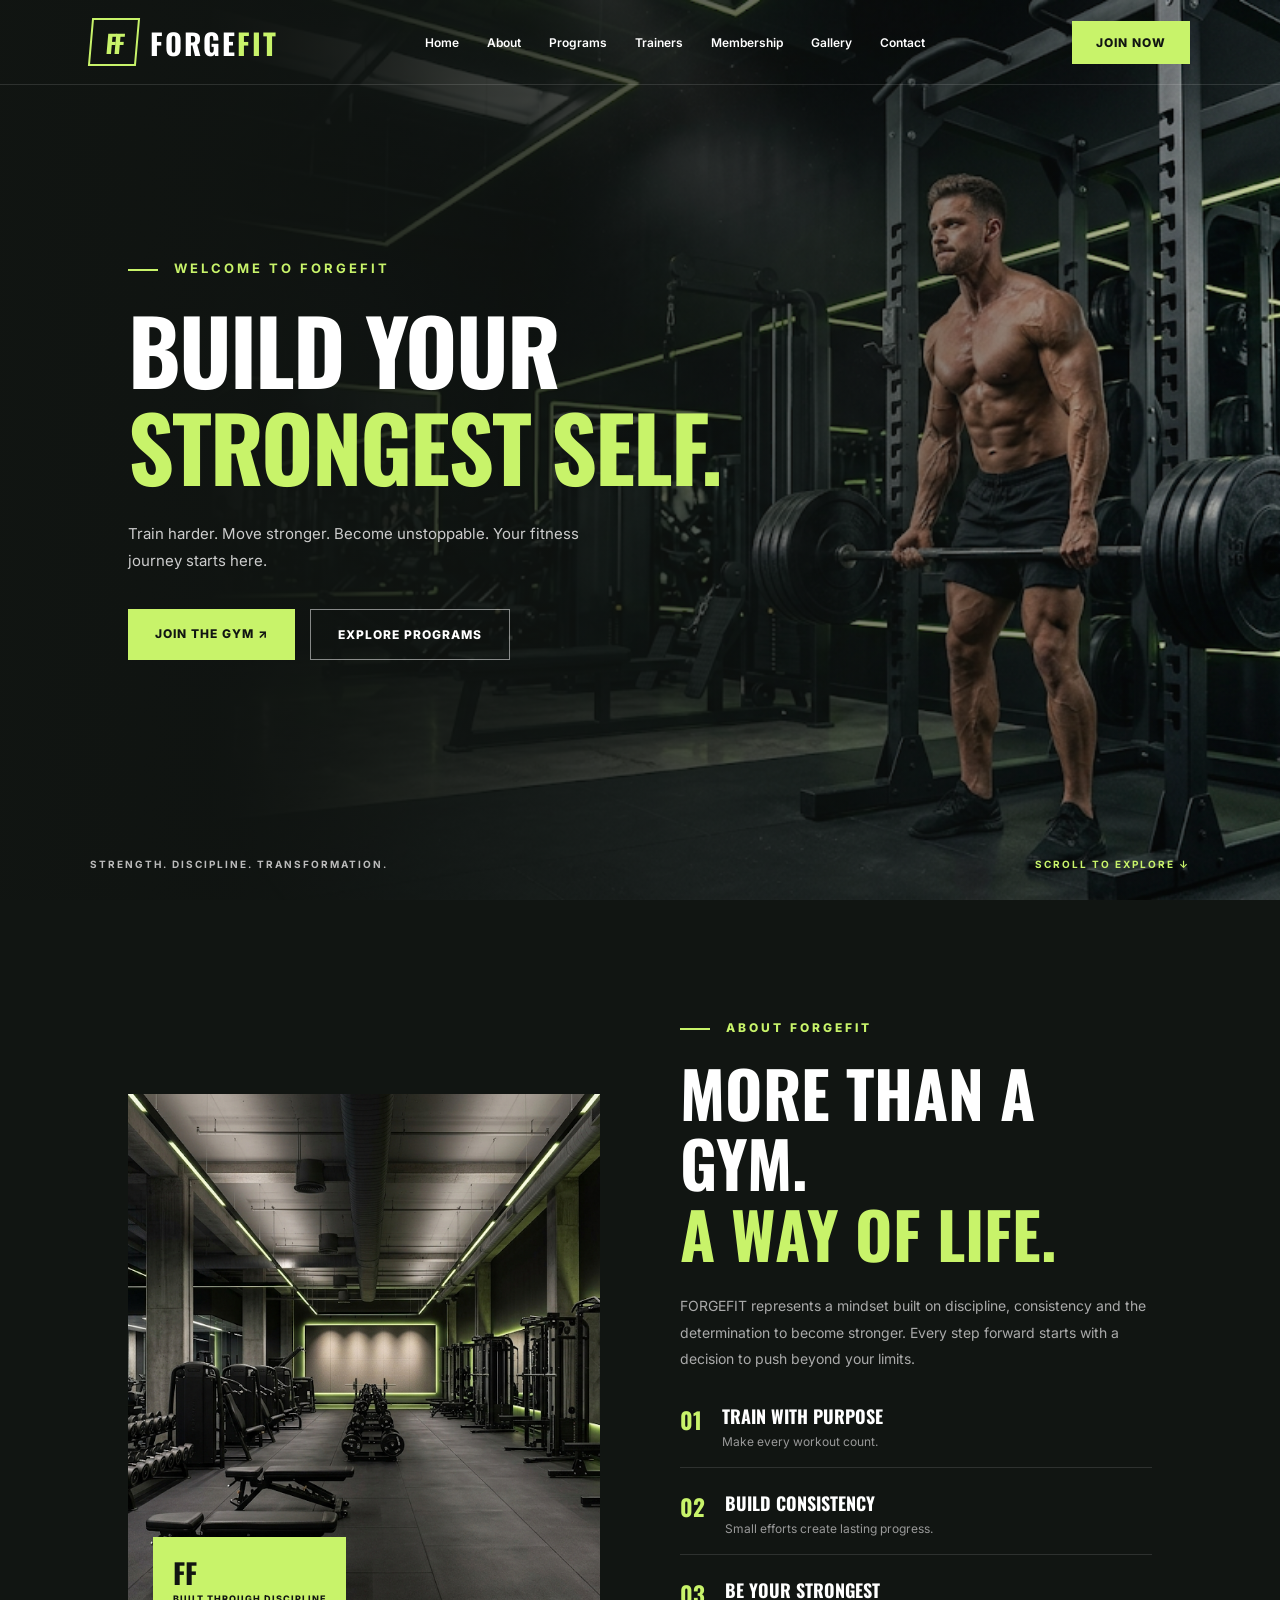
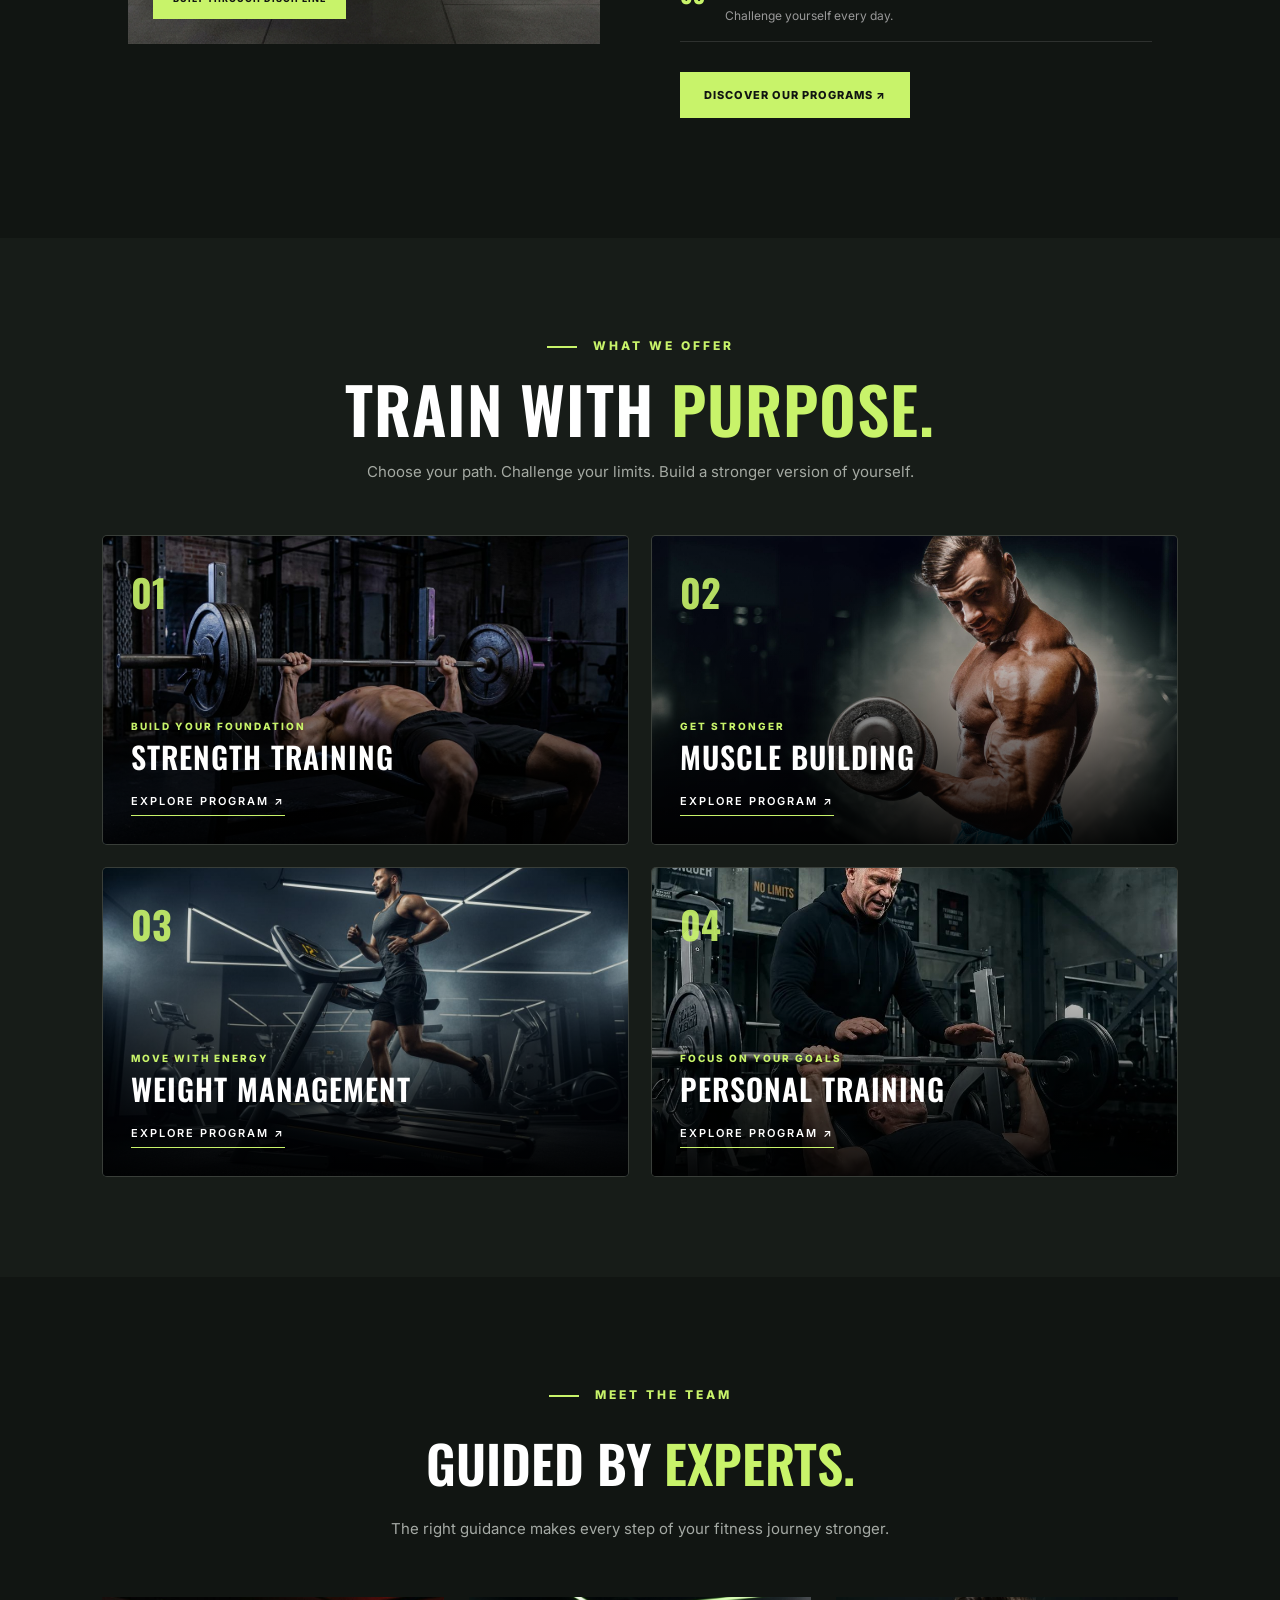
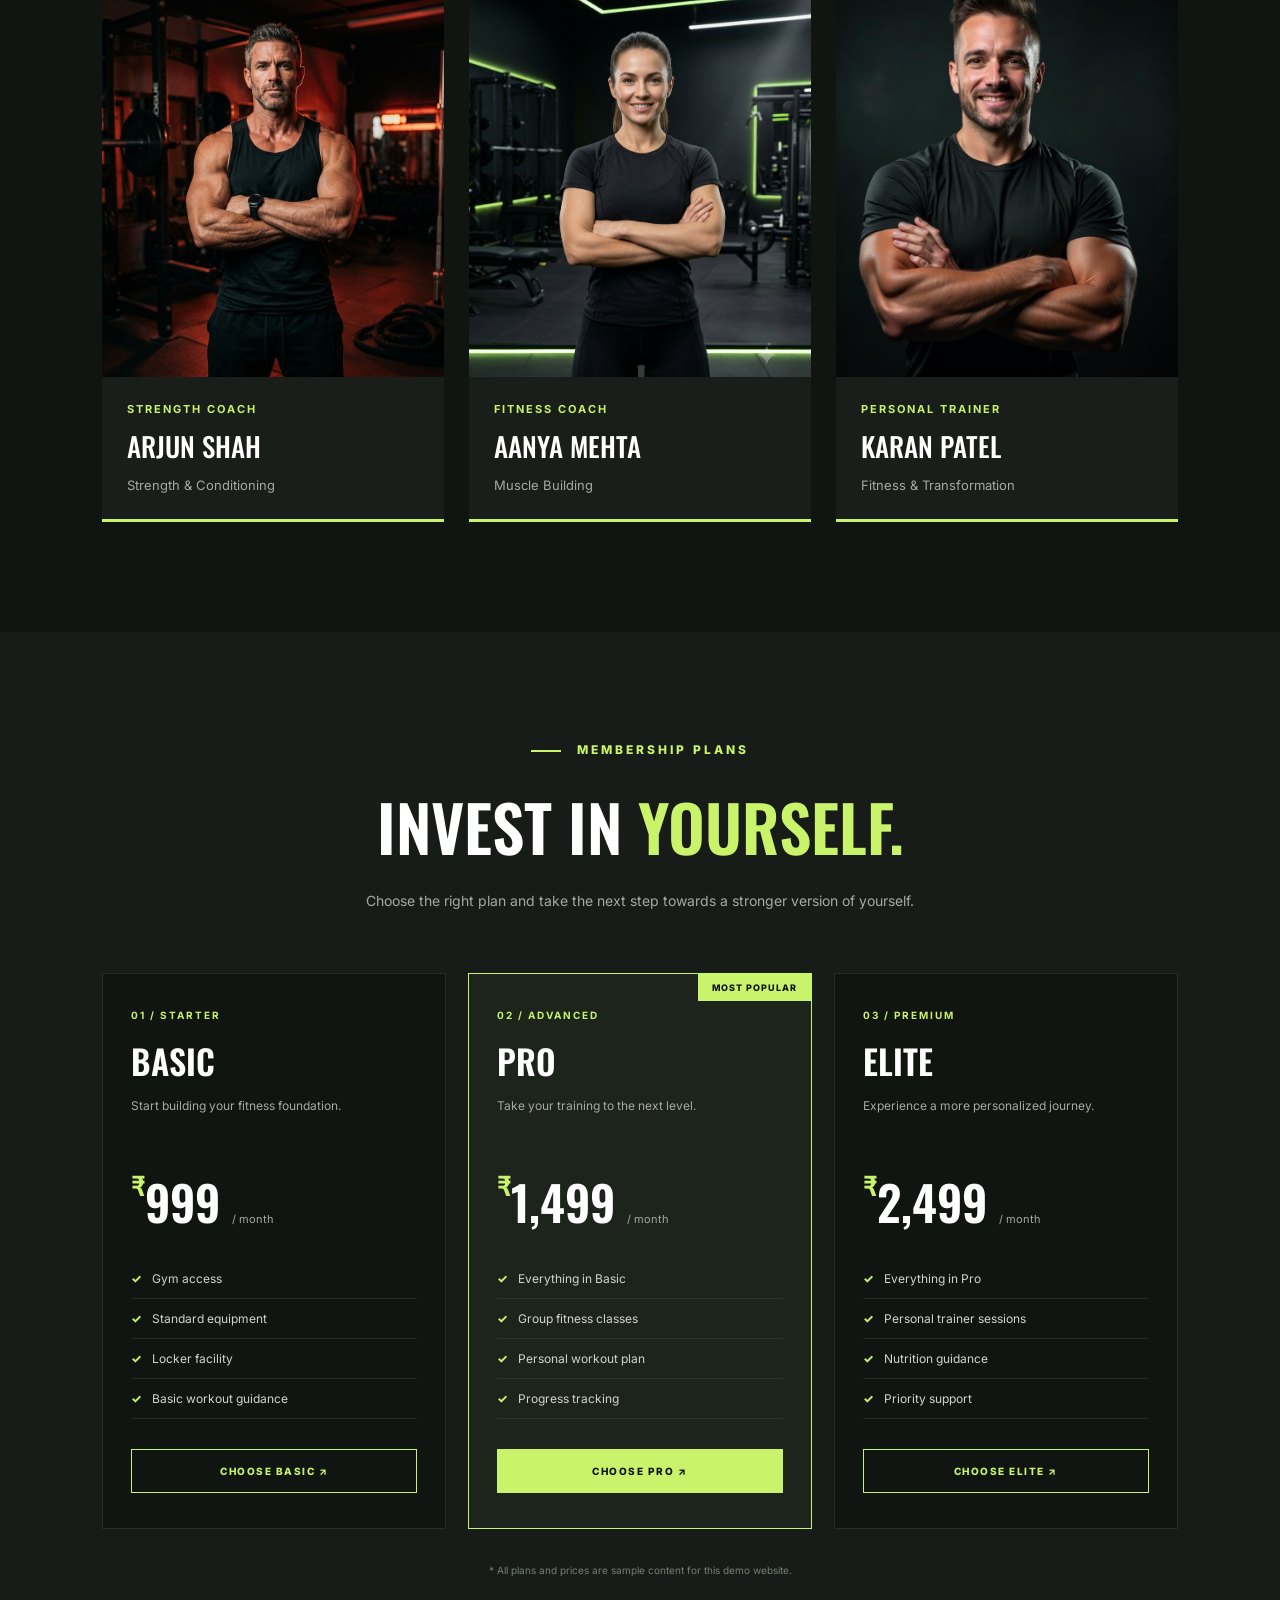
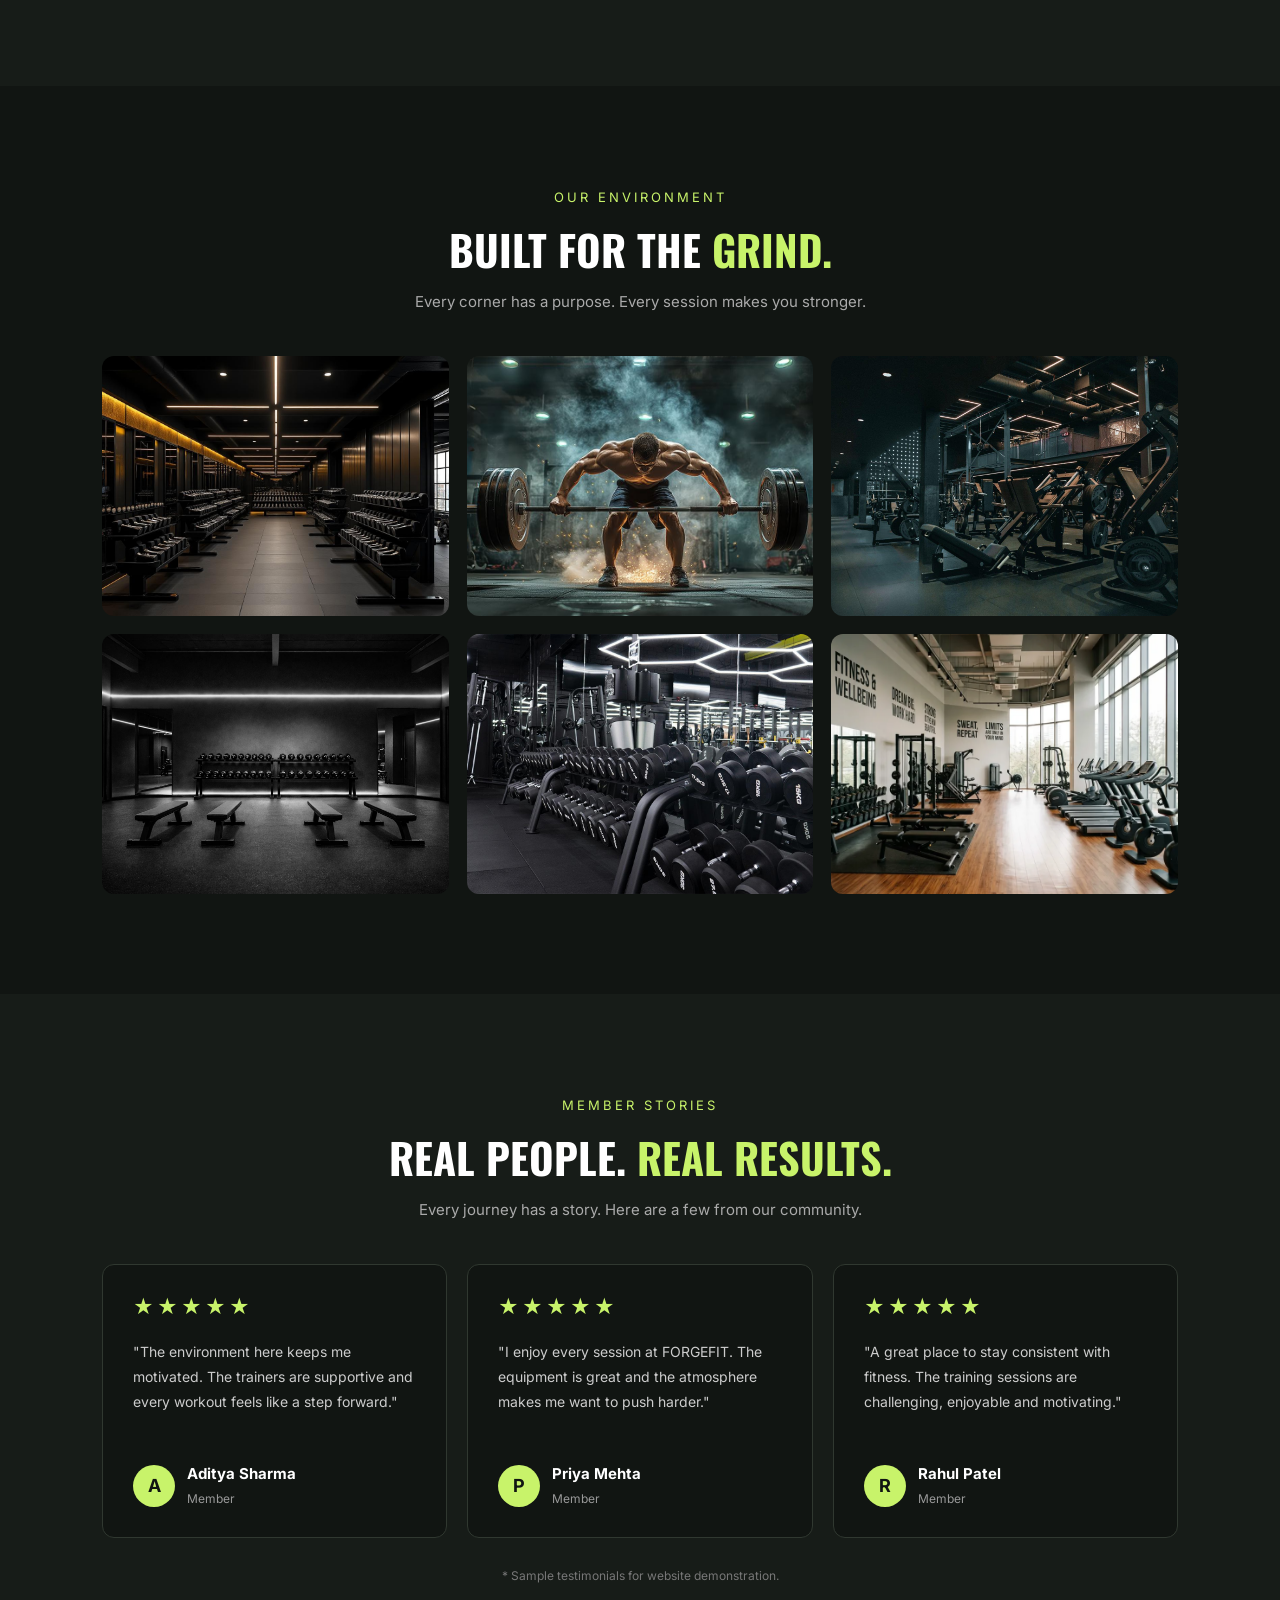
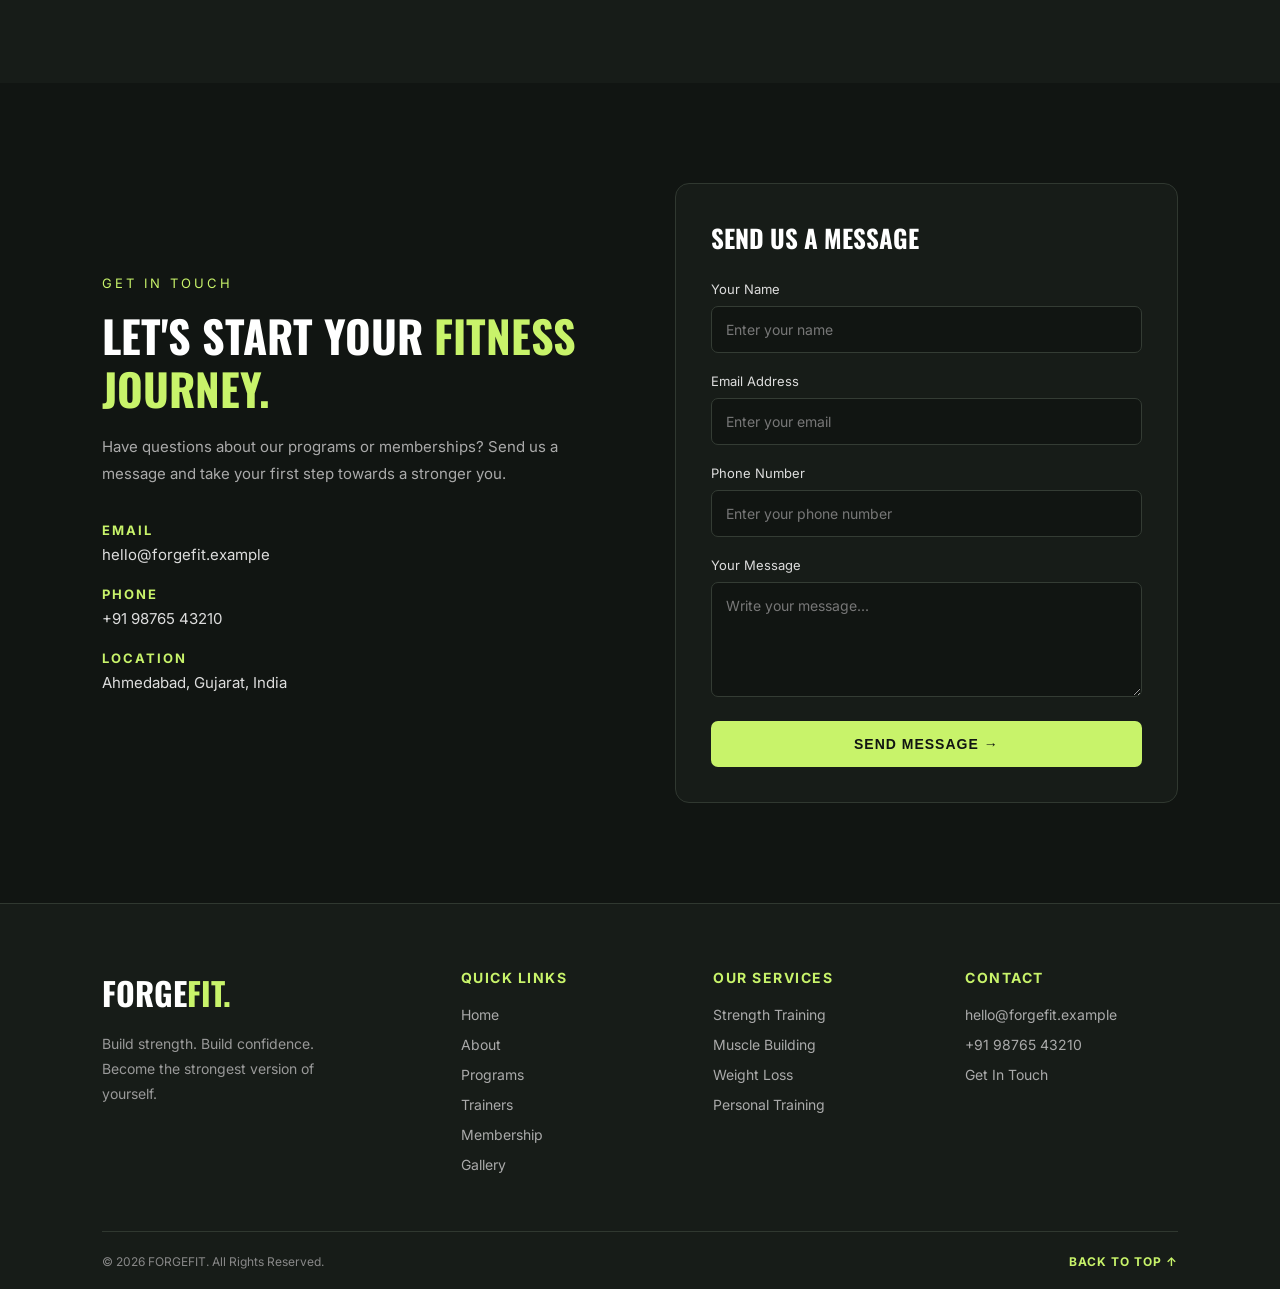
<file: index.html>
<!DOCTYPE html>
<html lang="en">
<head>
    <meta charset="UTF-8">
    <meta name="viewport" content="width=device-width, initial-scale=1.0">

    <title>FORGEFIT | Premium Fitness & Gym Training</title>

    <meta name="description" content="Discover FORGEFIT, your destination for strength training, muscle building, personal training and fitness. Build strength, discipline and confidence.">
<link rel="icon" type="image/png" href="favicon.png">
    <meta name="robots" content="index, follow">
<meta name="theme-color" content="#111512">

    <link rel="stylesheet" href="style.css">

    <link rel="preconnect" href="https://fonts.googleapis.com">
    <link rel="preconnect" href="https://fonts.gstatic.com" crossorigin>

    <link href="https://fonts.googleapis.com/css2?family=Inter:wght@400;500;600;700;800&family=Oswald:wght@400;500;600;700&display=swap" rel="stylesheet">
</head>

<body>

    <!-- NAVBAR -->
    <header class="navbar">

        <a href="#home" class="logo">
    <span class="logo-icon">FF</span>
    <span class="logo-text">FORGE<span>FIT</span></span>
</a>

        <nav class="nav-links" id="navLinks">
            <a href="#home">Home</a>
            <a href="#about">About</a>
            <a href="#programs">Programs</a>
            <a href="#trainers">Trainers</a>
            <a href="#membership">Membership</a>
            <a href="#gallery">Gallery</a>
            <a href="#contact">Contact</a>
        </nav>

        <a href="#membership" class="nav-button">
            JOIN NOW
        </a>

        <button class="menu-toggle" id="menuToggle" aria-label="Toggle navigation" aria-expanded="false">
            ☰
        </button>

    </header>


    <!-- HERO SECTION -->
    <section class="hero" id="home">

        <div class="hero-overlay"></div>

        <div class="hero-content">

            <p class="hero-label">
                <span></span> WELCOME TO FORGEFIT
            </p>

            <h1>
                BUILD YOUR<br>
                <span>STRONGEST SELF.</span>
            </h1>

            <p class="hero-description">
                Train harder. Move stronger. Become unstoppable.
                Your fitness journey starts here.
            </p>

            <div class="hero-buttons">

                <a href="#membership" class="primary-btn">
                    JOIN THE GYM ↗
                </a>

                <a href="#programs" class="secondary-btn">
                    EXPLORE PROGRAMS
                </a>

            </div>

        </div>

        <div class="hero-bottom">

            <p>STRENGTH. DISCIPLINE. TRANSFORMATION.</p>

            <a href="#about">SCROLL TO EXPLORE ↓</a>

        </div>

    </section>

    
<!-- ABOUT SECTION -->
<section class="about-section" id="about">

    <div class="about-image">
        <img src="images/about-gym.webp" alt="Modern gym training environment">
        <div class="about-image-label">
            <span>FF</span>
            <p>BUILT THROUGH DISCIPLINE</p>
        </div>
    </div>

    <div class="about-content">

        <p class="section-label">
            <span></span> ABOUT FORGEFIT
        </p>

        <h2>
            MORE THAN A GYM.
            <span>A WAY OF LIFE.</span>
        </h2>

        <p class="about-description">
            FORGEFIT represents a mindset built on discipline,
            consistency and the determination to become stronger.
            Every step forward starts with a decision to push
            beyond your limits.
        </p>

        <div class="about-features">
            <div class="about-feature">
                <span>01</span>
                <div>
                    <h3>TRAIN WITH PURPOSE</h3>
                    <p>Make every workout count.</p>
                </div>
            </div>

            <div class="about-feature">
                <span>02</span>
                <div>
                    <h3>BUILD CONSISTENCY</h3>
                    <p>Small efforts create lasting progress.</p>
                </div>
            </div>

            <div class="about-feature">
                <span>03</span>
                <div>
                    <h3>BE YOUR STRONGEST</h3>
                    <p>Challenge yourself every day.</p>
                </div>
            </div>
        </div>

        <a href="#programs" class="about-button">
            DISCOVER OUR PROGRAMS ↗
        </a>

    </div>

</section>



<!-- PROGRAMS SECTION -->
<section class="programs-section" id="programs">

    <div class="programs-heading">
        <p class="section-label">
            <span></span> WHAT WE OFFER
        </p>

        <h2>
            TRAIN WITH <span>PURPOSE.</span>
        </h2>

        <p class="programs-intro">
            Choose your path. Challenge your limits.
            Build a stronger version of yourself.
        </p>
    </div>

    <div class="programs-grid">

        <!-- PROGRAM 1 -->
        <div class="program-card">
            <img src="images/strength.webp" alt="Strength training">
            <div class="program-overlay">
                <span class="program-number">01</span>
                <div>
                    <p>BUILD YOUR FOUNDATION</p>
                    <h3>STRENGTH TRAINING</h3>
                   <a href="#contact" data-program="Strength Training">EXPLORE PROGRAM ↗</a>
                </div>
            </div>
        </div>

        <!-- PROGRAM 2 -->
        <div class="program-card">
           <img src="images/muscle.webp" alt="Muscle building">
            <div class="program-overlay">
                <span class="program-number">02</span>
                <div>
                    <p>GET STRONGER</p>
                    <h3>MUSCLE BUILDING</h3>
                    <a href="#contact" data-program="Muscle Building">EXPLORE PROGRAM ↗</a>
                </div>
            </div>
        </div>

        <!-- PROGRAM 3 -->
        <div class="program-card">
            <img src="images/weight.webp" alt="Weight management">
            <div class="program-overlay">
                <span class="program-number">03</span>
                <div>
                    <p>MOVE WITH ENERGY</p>
                    <h3>WEIGHT MANAGEMENT</h3>
                    <a href="#contact" data-program="Weight Management">EXPLORE PROGRAM ↗</a>
                </div>
            </div>
        </div>

        <!-- PROGRAM 4 -->
        <div class="program-card">
            <img src="images/personal-training.webp" alt="Personal training">
            <div class="program-overlay">
                <span class="program-number">04</span>
                <div>
                    <p>FOCUS ON YOUR GOALS</p>
                    <h3>PERSONAL TRAINING</h3>
                    <a href="#contact" data-program="Personal Training">EXPLORE PROGRAM ↗</a>
                </div>
            </div>
        </div>

    </div>

</section>



<!-- TRAINERS SECTION -->
<section class="trainers-section" id="trainers">

    <div class="trainers-heading">
        <p class="section-label">
            <span></span> MEET THE TEAM
        </p>

        <h2>
            GUIDED BY <span>EXPERTS.</span>
        </h2>

        <p>
            The right guidance makes every step of your fitness
            journey stronger.
        </p>
    </div>

    <div class="trainers-grid">

        <!-- TRAINER 1 -->
        <div class="trainer-card">
            <div class="trainer-image">
                <img src="images/trainer-1.webp" alt="Strength coach">
            </div>

            <div class="trainer-info">
                <p>STRENGTH COACH</p>
                <h3>ARJUN SHAH</h3>
                <span>Strength & Conditioning</span>
            </div>
        </div>

        <!-- TRAINER 2 -->
        <div class="trainer-card">
            <div class="trainer-image">
                <img src="images/trainer-2.webp" alt="Fitness coach">
            </div>

            <div class="trainer-info">
                <p>FITNESS COACH</p>
                <h3>AANYA MEHTA</h3>
                <span>Muscle Building</span>
            </div>
        </div>

        <!-- TRAINER 3 -->
        <div class="trainer-card">
            <div class="trainer-image">
                <img src="images/trainer-3.webp" alt="Personal trainer">
            </div>

            <div class="trainer-info">
                <p>PERSONAL TRAINER</p>
                <h3>KARAN PATEL</h3>
                <span>Fitness & Transformation</span>
            </div>
        </div>

    </div>

</section>


<!-- MEMBERSHIP SECTION -->
<section class="membership-section" id="membership">

    <div class="membership-heading">

        <p class="section-label">
            <span></span> MEMBERSHIP PLANS
        </p>

        <h2>
            INVEST IN <span>YOURSELF.</span>
        </h2>

        <p>
            Choose the right plan and take the next step
            towards a stronger version of yourself.
        </p>

    </div>


    <div class="membership-grid">

        <!-- BASIC PLAN -->
        <div class="membership-card">

            <div class="membership-top">
                <p>01 / STARTER</p>
                <h3>BASIC</h3>
                <p class="membership-description">
                    Start building your fitness foundation.
                </p>
            </div>

            <div class="membership-price">
                <span>₹</span>999
                <small>/ month</small>
            </div>

            <ul>
                <li>Gym access</li>
                <li>Standard equipment</li>
                <li>Locker facility</li>
                <li>Basic workout guidance</li>
            </ul>

            <a href="#contact" class="membership-button"
   data-membership="Basic"
   data-price="₹999/month">
                CHOOSE BASIC ↗
            </a>

        </div>


        <!-- PRO PLAN -->
        <div class="membership-card featured">

            <div class="popular-label">
                MOST POPULAR
            </div>

            <div class="membership-top">
                <p>02 / ADVANCED</p>
                <h3>PRO</h3>
                <p class="membership-description">
                    Take your training to the next level.
                </p>
            </div>

            <div class="membership-price">
                <span>₹</span>1,499
                <small>/ month</small>
            </div>

            <ul>
                <li>Everything in Basic</li>
                <li>Group fitness classes</li>
                <li>Personal workout plan</li>
                <li>Progress tracking</li>
            </ul>

            <a href="#contact" class="membership-button"
   data-membership="Pro"
   data-price="₹1,499/month">
                CHOOSE PRO ↗
            </a>

        </div>


        <!-- ELITE PLAN -->
        <div class="membership-card">

            <div class="membership-top">
                <p>03 / PREMIUM</p>
                <h3>ELITE</h3>
                <p class="membership-description">
                    Experience a more personalized journey.
                </p>
            </div>

            <div class="membership-price">
                <span>₹</span>2,499
                <small>/ month</small>
            </div>

            <ul>
                <li>Everything in Pro</li>
                <li>Personal trainer sessions</li>
                <li>Nutrition guidance</li>
                <li>Priority support</li>
            </ul>

            <a href="#contact" class="membership-button"
   data-membership="Elite"
   data-price="₹2,499/month">
                CHOOSE ELITE ↗
            </a>

        </div>

    </div>

    <p class="membership-note">
        * All plans and prices are sample content for this demo website.
    </p>

</section>


<!-- GALLERY SECTION -->
<section class="gallery-section" id="gallery">

    <div class="gallery-container">

        <div class="gallery-heading">
            <span class="section-tag">OUR ENVIRONMENT</span>
            <h2>BUILT FOR THE <span>GRIND.</span></h2>
            <p>Every corner has a purpose. Every session makes you stronger.</p>
        </div>

        <div class="gallery-grid">

            <div class="gallery-item">
                <img src="images/gallery-1.webp" alt="Gym interior">
            </div>

            <div class="gallery-item">
                <img src="images/gallery-2.webp" alt="Gym workout area">
            </div>

            <div class="gallery-item">
                <img src="images/gallery-3.webp" alt="Gym training space">
            </div>

            <div class="gallery-item">
                <img src="images/gallery-4.webp" alt="Fitness equipment">
            </div>

            <div class="gallery-item">
                <img src="images/gallery-5.webp" alt="Gym environment">
            </div>

            <div class="gallery-item">
                <img src="images/gallery-6.webp" alt="Strength training area">
            </div>

        </div>

    </div>

</section>
<!-- END GALLERY SECTION -->


<!-- TESTIMONIALS SECTION -->
<section class="testimonials-section" id="testimonials">

    <div class="testimonials-container">

        <div class="testimonials-heading">
            <span class="section-tag">MEMBER STORIES</span>
            <h2>REAL PEOPLE. <span>REAL RESULTS.</span></h2>
            <p>Every journey has a story. Here are a few from our community.</p>
        </div>

        <div class="testimonials-grid">

            <div class="testimonial-card">
                <div class="testimonial-stars">★★★★★</div>

                <p class="testimonial-text">
                    "The environment here keeps me motivated.
                    The trainers are supportive and every workout
                    feels like a step forward."
                </p>

                <div class="testimonial-member">
                    <div class="member-avatar">A</div>
                    <div>
                        <h3>Aditya Sharma</h3>
                        <span>Member</span>
                    </div>
                </div>
            </div>

            <div class="testimonial-card">
                <div class="testimonial-stars">★★★★★</div>

                <p class="testimonial-text">
                    "I enjoy every session at FORGEFIT.
                    The equipment is great and the atmosphere
                    makes me want to push harder."
                </p>

                <div class="testimonial-member">
                    <div class="member-avatar">P</div>
                    <div>
                        <h3>Priya Mehta</h3>
                        <span>Member</span>
                    </div>
                </div>
            </div>

            <div class="testimonial-card">
                <div class="testimonial-stars">★★★★★</div>

                <p class="testimonial-text">
                    "A great place to stay consistent with fitness.
                    The training sessions are challenging,
                    enjoyable and motivating."
                </p>

                <div class="testimonial-member">
                    <div class="member-avatar">R</div>
                    <div>
                        <h3>Rahul Patel</h3>
                        <span>Member</span>
                    </div>
                </div>
            </div>

        </div>

        <p class="testimonial-demo-note">
            * Sample testimonials for website demonstration.
        </p>

    </div>

</section>
<!-- END TESTIMONIALS SECTION -->


<!-- CONTACT SECTION -->
<section class="contact-section" id="contact">

    <div class="contact-container">

        <div class="contact-info">

            <span class="section-tag">GET IN TOUCH</span>

            <h2>LET'S START YOUR <span>FITNESS JOURNEY.</span></h2>

            <p>
                Have questions about our programs or memberships?
                Send us a message and take your first step towards
                a stronger you.
            </p>

            <div class="contact-detail">
                <h3>EMAIL</h3>
                <p>hello@forgefit.example</p>
            </div>

            <div class="contact-detail">
                <h3>PHONE</h3>
                <p>+91 98765 43210</p>
            </div>

            <div class="contact-detail">
                <h3>LOCATION</h3>
                <p>Ahmedabad, Gujarat, India</p>
            </div>

        </div>

        <div class="contact-form-wrapper">

            <form class="contact-form" id="contactForm">

                <h3>SEND US A MESSAGE</h3>

                <div class="form-group">
                    <label for="contactName">Your Name</label>
                    <input type="text" id="contactName"
                        placeholder="Enter your name" required>
                </div>

                <div class="form-group">
                    <label for="contactEmail">Email Address</label>
                    <input type="email" id="contactEmail"
                        placeholder="Enter your email" required>
                </div>

                <div class="form-group">
                    <label for="contactPhone">Phone Number</label>
                    <input type="tel" id="contactPhone"
                        placeholder="Enter your phone number" required>
                </div>

                <div class="form-group">
                    <label for="contactMessage">Your Message</label>
                    <textarea id="contactMessage"
                        placeholder="Write your message..."
                        rows="5" required></textarea>
                </div>

                <button type="submit" class="contact-submit">
                    SEND MESSAGE →
                </button>

            </form>

        </div>

    </div>

</section>
<!-- END CONTACT SECTION -->


<!-- FOOTER SECTION -->
<footer class="footer-section">

    <div class="footer-container">

        <div class="footer-about">
            <h2 class="footer-logo">FORGE<span>FIT.</span></h2>

            <p>
                Build strength. Build confidence.
                Become the strongest version of yourself.
            </p>
        </div>

        <div class="footer-links">
            <h3>QUICK LINKS</h3>
            <a href="#home">Home</a>
            <a href="#about">About</a>
            <a href="#programs">Programs</a>
            <a href="#trainers">Trainers</a>
            <a href="#membership">Membership</a>
            <a href="#gallery">Gallery</a>
        </div>

        <div class="footer-links">
            <h3>OUR SERVICES</h3>
            <a href="#programs">Strength Training</a>
            <a href="#programs">Muscle Building</a>
            <a href="#programs">Weight Loss</a>
            <a href="#programs">Personal Training</a>
        </div>

        <div class="footer-links">
            <h3>CONTACT</h3>
            <a href="mailto:hello@forgefit.example">
                hello@forgefit.example
            </a>
            <a href="tel:+919876543210">
                +91 98765 43210
            </a>
            <a href="#contact">Get In Touch</a>
        </div>

    </div>

    <div class="footer-bottom">
        <p>© 2026 FORGEFIT. All Rights Reserved.</p>
        <a href="#home">BACK TO TOP ↑</a>
    </div>

</footer>
<!-- END FOOTER SECTION -->


    <script src="script.js"></script>

</body>
</html>
</file>
<file: style.css>
/* RESET */
* {
    margin: 0;
    padding: 0;
    box-sizing: border-box;
}

html {
    scroll-behavior: smooth;
}

body {
    background: #111512;
    color: #ffffff;
    font-family: 'Inter', sans-serif;
}

/* COLORS */
:root {
    --primary: #C8F36A;
    --dark: #111512;
    --white: #ffffff;
}

/* NAVBAR */
.navbar {
    width: 100%;
    height: 85px;
    padding: 0 7%;
    display: flex;
    align-items: center;
    justify-content: space-between;
    position: absolute;
    top: 0;
    left: 0;
    z-index: 100;
    border-bottom: 1px solid rgba(255,255,255,0.12);
}



.nav-links {
    display: flex;
    align-items: center;
    gap: 28px;
}

.nav-links a {
    color: white;
    text-decoration: none;
    font-size: 12px;
    font-weight: 600;
    transition: 0.3s;
}

.nav-links a:hover {
    color: var(--primary);
}

.nav-button {
    background: var(--primary);
    color: var(--dark);
    padding: 14px 24px;
    text-decoration: none;
    font-size: 12px;
    font-weight: 800;
    letter-spacing: 1px;
    transition: 0.3s;
}

.nav-button:hover {
    background: white;
}

.menu-toggle {
    display: none;
    background: none;
    color: white;
    border: none;
    font-size: 28px;
    cursor: pointer;
}

/* HERO */
.hero {
    min-height: 100vh;
    position: relative;
    display: flex;
    align-items: center;
    padding: 120px 10% 100px;

    background-image: url("images/hero-gym.webp");
    background-size: cover;
    background-position: center;
    background-repeat: no-repeat;
}

.hero-overlay {
    position: absolute;
    inset: 0;
    background: linear-gradient(
        90deg,
        rgba(17,21,18,0.97) 0%,
        rgba(17,21,18,0.80) 42%,
        rgba(17,21,18,0.20) 100%
    );
}

.hero-content {
    position: relative;
    z-index: 2;
    max-width: 750px;
}

.hero-label {
    color: var(--primary);
    font-size: 13px;
    font-weight: 700;
    letter-spacing: 3px;
    margin-bottom: 25px;
}

.hero-label span {
    display: inline-block;
    width: 30px;
    height: 2px;
    background: var(--primary);
    vertical-align: middle;
    margin-right: 10px;
}

.hero h1 {
    font-family: 'Oswald', sans-serif;
    font-size: clamp(55px, 7vw, 100px);
    line-height: 1.08;
    font-weight: 700;
    letter-spacing: -2px;
}

.hero h1 span {
    color: var(--primary);
}

.hero-description {
    max-width: 480px;
    color: #cccccc;
    line-height: 1.8;
    font-size: 15px;
    margin-top: 25px;
}

.hero-buttons {
    display: flex;
    flex-wrap: wrap;
    gap: 15px;
    margin-top: 35px;
}

.primary-btn,
.secondary-btn {
    padding: 17px 27px;
    text-decoration: none;
    font-size: 12px;
    font-weight: 800;
    letter-spacing: 1px;
    transition: 0.3s;
}

.primary-btn {
    background: var(--primary);
    color: var(--dark);
}

.primary-btn:hover {
    background: white;
    transform: translateY(-3px);
}

.secondary-btn {
    border: 1px solid rgba(255,255,255,0.5);
    color: white;
}

.secondary-btn:hover {
    border-color: var(--primary);
    color: var(--primary);
}

/* HERO BOTTOM */
.hero-bottom {
    position: absolute;
    z-index: 2;
    bottom: 30px;
    left: 7%;
    right: 7%;
    display: flex;
    justify-content: space-between;
    align-items: center;
    gap: 15px;
    font-size: 10px;
    font-weight: 700;
    letter-spacing: 2px;
}

.hero-bottom p {
    color: #bbbbbb;
}

.hero-bottom a {
    color: var(--primary);
    text-decoration: none;
}

/* PREMIUM FORGEFIT LOGO */

.logo {
    display: flex;
    align-items: center;
    gap: 12px;
    text-decoration: none;
}

.logo-icon {
    width: 48px;
    height: 48px;
    background: transparent;
    border: 2px solid #C8F36A;
    color: #C8F36A;
    display: flex;
    align-items: center;
    justify-content: center;
    font-family: 'Oswald', sans-serif;
    font-size: 25px;
    font-weight: 700;
    letter-spacing: -3px;
    transform: skew(-5deg);
}

.logo-text {
    color: #ffffff;
    font-family: 'Oswald', sans-serif;
    font-size: 29px;
    font-weight: 700;
    letter-spacing: 2px;
    line-height: 1;
}

.logo-text span {
    color: #C8F36A;
}



/* MOBILE RESPONSIVE */

@media (max-width: 1000px) {
    .nav-links {
        gap: 14px;
    }

    .nav-links a {
        font-size: 10px;
    }
}

@media (max-width: 768px) {

    .navbar {
        height: 75px;
        padding: 0 6%;
    }

    

    .nav-button {
        display: none;
    }

    .menu-toggle {
        display: block;
    }

    .nav-links {
        display: none;
        position: absolute;
        top: 75px;
        left: 0;
        width: 100%;
        background: #111512;
        flex-direction: column;
        align-items: flex-start;
        padding: 25px 7%;
        gap: 22px;
        border-top: 1px solid #333;
    }

    .nav-links.active {
        display: flex;
    }

    .nav-links a {
        font-size: 14px;
    }

    .hero {
    min-height: 100svh;
    padding: 130px 7% 110px;
    background-position: 70% center;
    background-size: cover;
    background-repeat: no-repeat;
}

    .hero-overlay {
        background: linear-gradient(
            90deg,
            rgba(17,21,18,0.95),
            rgba(17,21,18,0.65)
        );
    }

    .hero h1 {
        font-size: clamp(48px, 11vw, 75px);
    }

    .hero-description {
        font-size: 14px;
    }

    .hero-bottom {
        left: 7%;
        right: 7%;
        font-size: 8px;
        letter-spacing: 1px;
    }
}

@media (max-width: 420px) {
    .hero-bottom {
        flex-direction: column;
        align-items: flex-start;
        gap: 12px;
    }

    .hero-buttons {
        flex-direction: column;
    }

    .hero-buttons a {
        text-align: center;
    }

}
  
/* ABOUT SECTION */

.about-section {
    display: grid;
    grid-template-columns: 1fr 1fr;
    align-items: center;
    gap: 80px;
    padding: 120px 10%;
    background: #111512;
}

.about-image {
    position: relative;
    height: 550px;
}

.about-image img {
    width: 100%;
    height: 100%;
    object-fit: cover;
    display: block;
}

.about-image-label {
    position: absolute;
    bottom: 25px;
    left: 25px;
    background: #C8F36A;
    color: #111512;
    padding: 15px 20px;
}

.about-image-label span {
    font-family: 'Oswald', sans-serif;
    font-size: 28px;
    font-weight: 700;
}

.about-image-label p {
    font-size: 9px;
    font-weight: 800;
    letter-spacing: 1px;
}

.section-label {
    color: #C8F36A;
    font-size: 12px;
    font-weight: 800;
    letter-spacing: 3px;
    margin-bottom: 22px;
}

.section-label span {
    display: inline-block;
    width: 30px;
    height: 2px;
    background: #C8F36A;
    vertical-align: middle;
    margin-right: 10px;
}

.about-content h2 {
    font-family: 'Oswald', sans-serif;
    font-size: clamp(40px, 5vw, 65px);
    line-height: 1.1;
    margin-bottom: 25px;
}

.about-content h2 span {
    display: block;
    color: #C8F36A;
}

.about-description {
    color: #aaaaaa;
    font-size: 14px;
    line-height: 1.9;
    margin-bottom: 30px;
    max-width: 500px;
}

.about-features {
    display: flex;
    flex-direction: column;
    gap: 22px;
}

.about-feature {
    display: flex;
    align-items: flex-start;
    gap: 20px;
    border-bottom: 1px solid rgba(255,255,255,0.12);
    padding-bottom: 18px;
}

.about-feature > span {
    color: #C8F36A;
    font-family: 'Oswald', sans-serif;
    font-size: 23px;
    font-weight: 700;
}

.about-feature h3 {
    font-family: 'Oswald', sans-serif;
    font-size: 18px;
    margin-bottom: 5px;
}

.about-feature p {
    color: #999999;
    font-size: 12px;
}

.about-button {
    display: inline-block;
    margin-top: 30px;
    padding: 16px 24px;
    background: #C8F36A;
    color: #111512;
    text-decoration: none;
    font-size: 11px;
    font-weight: 800;
    letter-spacing: 1px;
    transition: 0.3s;
}

.about-button:hover {
    background: white;
    transform: translateY(-3px);
}

/* ABOUT RESPONSIVE */

@media (max-width: 768px) {

    .about-section {
        grid-template-columns: 1fr;
        gap: 45px;
        padding: 80px 7%;
    }

    .about-image {
        height: 380px;
    }

    .about-content h2 {
        font-size: 48px;
    }
}

@media (max-width: 420px) {

    .about-image {
        height: 300px;
    }

    .about-content h2 {
        font-size: 42px;
    }

}

/* PROGRAMS SECTION */

.programs-section {
    padding: 110px 10%;
    background: #171C18;
}

.programs-heading {
    text-align: center;
    max-width: 650px;
    margin: 0 auto 55px;
}

.programs-heading .section-label {
    margin-bottom: 20px;
}

.programs-heading h2 {
    font-family: 'Oswald', sans-serif;
    font-size: clamp(40px, 5vw, 65px);
    line-height: 1.1;
}

.programs-heading h2 span {
    color: #C8F36A;
}

.programs-intro {
    color: #aaaaaa;
    font-size: 14px;
    line-height: 1.8;
    margin-top: 18px;
}

.programs-grid {
    display: grid;
    grid-template-columns: repeat(2, 1fr);
    gap: 25px;
}

.program-card {
    position: relative;
    height: 380px;
    overflow: hidden;
    background: #222822;
}

.program-card img {
    width: 100%;
    height: 100%;
    object-fit: cover;
    display: block;
    transition: transform 0.6s;
}

.program-card:hover img {
    transform: scale(1.08);
}

.program-overlay {
    position: absolute;
    inset: 0;
    padding: 28px;
    display: flex;
    flex-direction: column;
    justify-content: space-between;
    background: linear-gradient(
        180deg,
        rgba(0,0,0,0.15),
        rgba(0,0,0,0.9)
    );
}

.program-number {
    font-family: 'Oswald', sans-serif;
    font-size: 35px;
    color: #C8F36A;
    font-weight: 700;
}

.program-overlay p {
    color: #C8F36A;
    font-size: 10px;
    font-weight: 800;
    letter-spacing: 2px;
    margin-bottom: 8px;
}

.program-overlay h3 {
    color: white;
    font-family: 'Oswald', sans-serif;
    font-size: 30px;
    margin-bottom: 18px;
}

.program-overlay a {
    color: white;
    font-size: 11px;
    font-weight: 800;
    letter-spacing: 1px;
    text-decoration: none;
    border-bottom: 1px solid #C8F36A;
    padding-bottom: 7px;
    display: inline-block;
}

.program-overlay a:hover {
    color: #C8F36A;
}

/* PROGRAMS RESPONSIVE */

@media (max-width: 768px) {

    .programs-section {
        padding: 80px 7%;
    }

    .programs-grid {
        grid-template-columns: 1fr;
        gap: 20px;
    }

    .program-card {
        height: 350px;
    }
}

@media (max-width: 420px) {

    .program-card {
        height: 300px;
    }

    .program-overlay h3 {
        font-size: 25px;
    }
}


/* PREMIUM PROGRAM CARD TYPOGRAPHY */

.programs-heading h2 {
    font-family: 'Oswald', sans-serif;
    font-size: clamp(48px, 6vw, 76px);
    font-weight: 700;
    letter-spacing: -1px;
    text-transform: uppercase;
}

.program-card {
    border: 1px solid rgba(255,255,255,0.08);
}

.program-overlay {
    padding: 35px;
    background: linear-gradient(
        180deg,
        rgba(0,0,0,0.05) 0%,
        rgba(0,0,0,0.25) 40%,
        rgba(0,0,0,0.95) 100%
    );
}

.program-number {
    font-size: 48px;
    opacity: 0.9;
}

.program-overlay h3 {
    font-size: clamp(27px, 3vw, 38px);
    letter-spacing: 1px;
    line-height: 1.1;
}

.program-overlay a {
    font-family: 'Inter', sans-serif;
    letter-spacing: 2px;
    transition: 0.3s;
}

.program-card:hover {
    border-color: #C8F36A;
}

@media (max-width: 768px) {
    .program-overlay {
        padding: 25px;
    }
}


/* PREMIUM DESKTOP PROGRAMS DESIGN */
@media (min-width: 769px) {

    .programs-section {
        padding: 100px 8%;
    }

    .programs-heading {
        max-width: 750px;
        margin: 0 auto 50px;
    }

    .programs-heading h2 {
        font-family: 'Oswald', sans-serif;
        font-size: clamp(48px, 5vw, 64px);
        font-weight: 600;
        letter-spacing: 1px;
        line-height: 1.1;
        margin: 15px 0;
    }

    .programs-intro {
        font-size: 15px;
        line-height: 1.8;
        color: #A5AAA3;
        max-width: 550px;
        margin: 15px auto 0;
    }

    /* Two cards per row */
    .programs-grid {
        grid-template-columns: repeat(2, minmax(0, 1fr));
        gap: 22px;
        max-width: 1150px;
        margin: 0 auto;
    }

    /* Smaller, premium-looking cards */
    .program-card {
        height: 310px;
        border: 1px solid rgba(255,255,255,0.10);
        border-radius: 5px;
    }

    .program-card img {
        width: 100%;
        height: 100%;
        object-fit: cover;
        transition: transform 0.6s ease;
    }

    .program-card:hover img {
        transform: scale(1.04);
    }

    .program-overlay {
        padding: 28px;
        background: linear-gradient(
            180deg,
            rgba(0,0,0,0.02) 0%,
            rgba(0,0,0,0.30) 45%,
            rgba(0,0,0,0.92) 100%
        );
    }

    .program-number {
        font-size: 38px;
        font-family: 'Oswald', sans-serif;
        color: #C8F36A;
    }

    .program-overlay h3 {
        font-family: 'Oswald', sans-serif;
        font-size: 30px;
        font-weight: 600;
        letter-spacing: 1px;
        line-height: 1.15;
        margin: 8px 0 15px;
    }

    .program-overlay a {
        font-size: 11px;
        letter-spacing: 2px;
        font-weight: 600;
    }

    } /* CLOSE PROGRAMS DESKTOP MEDIA QUERY */

    
/* =========================
   TRAINERS SECTION
========================= */

.trainers-section {
    background: #111512;
    padding: 110px 8%;
    color: #ffffff;
}

.trainers-heading {
    text-align: center;
    margin-bottom: 55px;
}

.trainers-heading h2 {
    font-family: 'Oswald', sans-serif;
    font-size: 52px;
    font-weight: 600;
    margin: 15px 0;
}

.trainers-heading h2 span {
    color: #C8F36A;
}

.trainers-heading > p:last-child {
    color: #a5aaa5;
    font-size: 15px;
    line-height: 1.7;
}

.trainers-grid {
    display: grid;
    grid-template-columns: repeat(3, 1fr);
    gap: 25px;
    max-width: 1150px;
    margin: 0 auto;
}

.trainer-card {
    background: #191e1a;
    overflow: hidden;
    transition: transform 0.35s ease;
}

.trainer-card:hover {
    transform: translateY(-8px);
}

.trainer-image {
    height: 380px;
    overflow: hidden;
}

.trainer-image img {
    width: 100%;
    height: 100%;
    object-fit: cover;
    display: block;
    transition: transform 0.5s ease;
}

.trainer-card:hover .trainer-image img {
    transform: scale(1.06);
}

.trainer-info {
    padding: 25px;
    border-bottom: 3px solid #C8F36A;
}

.trainer-info p {
    color: #C8F36A;
    font-size: 11px;
    font-weight: 700;
    letter-spacing: 2px;
    margin-bottom: 10px;
}

.trainer-info h3 {
    font-family: 'Oswald', sans-serif;
    font-size: 27px;
    font-weight: 500;
    margin-bottom: 8px;
}

.trainer-info span {
    color: #a5aaa5;
    font-size: 13px;
}


/* TRAINERS RESPONSIVE */

@media (max-width: 900px) {

    .trainers-grid {
        grid-template-columns: repeat(2, 1fr);
    }

}

@media (max-width: 600px) {

    .trainers-section {
        padding: 75px 6%;
    }

    .trainers-heading h2 {
        font-size: 40px;
    }

    .trainers-grid {
        grid-template-columns: 1fr;
        gap: 25px;
    }

    .trainer-image {
        height: 380px;
    }

    .trainer-info {
        padding: 22px;
    }

}

@media (max-width: 420px) {

    .trainer-image {
        height: 320px;
    }

    .trainer-info h3 {
        font-size: 24px;
    }

}


/* =========================
   TRAINERS MOBILE REDESIGN
========================= */

@media (max-width: 600px) {

    .trainers-section {
        padding: 70px 6%;
    }

    .trainers-heading {
        margin-bottom: 35px;
    }

    .trainers-heading h2 {
        font-size: 38px;
    }

    .trainers-heading > p:last-child {
        font-size: 13px;
        max-width: 300px;
        margin: 0 auto;
    }

    .trainers-grid {
        grid-template-columns: 1fr;
        gap: 18px;
    }

   .trainer-card {
    display: flex;
    align-items: center;
    min-height: 150px;
}

    .trainer-image {
    width: 40%;
    height: 150px;
    min-height: 150px;
    flex-shrink: 0;
    overflow: hidden;
}

.trainer-image img {
    width: 100%;
    height: 100%;
    object-fit: cover;
    object-position: center 20%;
    transform: scale(0.85);
}

    .trainer-info {
        flex: 1;
        padding: 18px 13px;
        display: flex;
        flex-direction: column;
        justify-content: center;
        border-bottom: 2px solid #C8F36A;
    }

    .trainer-info p {
        font-size: 9px;
        letter-spacing: 1px;
        margin-bottom: 8px;
    }

    .trainer-info h3 {
        font-size: 21px;
        line-height: 1.2;
        margin-bottom: 7px;
    }

    .trainer-info span {
        font-size: 11px;
        line-height: 1.5;
    }

}

@media (max-width: 380px) {

    .trainer-image {
        width: 37%;
        height: 135px;
        min-height: 135px;
    }

    .trainer-info {
        padding: 12px 10px;
    }

    .trainer-info h3 {
        font-size: 18px;
    }

}


/* =========================
   MEMBERSHIP SECTION
========================= */

.membership-section {
    background: #171C18;
    padding: 110px 8%;
    color: #ffffff;
}

.membership-heading {
    text-align: center;
    max-width: 700px;
    margin: 0 auto 60px;
}

.membership-heading h2 {
    font-family: 'Oswald', sans-serif;
    font-size: clamp(42px, 5vw, 65px);
    font-weight: 600;
    margin: 15px 0;
}

.membership-heading h2 span {
    color: #C8F36A;
}

.membership-heading > p:last-child {
    color: #A5AAA3;
    font-size: 14px;
    line-height: 1.8;
}

.membership-grid {
    display: grid;
    grid-template-columns: repeat(3, 1fr);
    gap: 22px;
    max-width: 1150px;
    margin: 0 auto;
}

.membership-card {
    position: relative;
    background: #111512;
    border: 1px solid rgba(255,255,255,0.10);
    padding: 35px 28px;
    display: flex;
    flex-direction: column;
    transition: 0.35s ease;
}

.membership-card:hover {
    transform: translateY(-8px);
    border-color: #C8F36A;
}

.membership-card.featured {
    border: 1px solid #C8F36A;
    background: #1D241C;
}

.popular-label {
    position: absolute;
    top: 0;
    right: 0;
    background: #C8F36A;
    color: #111512;
    padding: 8px 14px;
    font-size: 9px;
    font-weight: 800;
    letter-spacing: 1px;
}

.membership-top > p:first-child {
    color: #C8F36A;
    font-size: 10px;
    font-weight: 700;
    letter-spacing: 2px;
    margin-bottom: 14px;
}

.membership-top h3 {
    font-family: 'Oswald', sans-serif;
    font-size: 34px;
    font-weight: 600;
    margin-bottom: 10px;
}

.membership-description {
    color: #A5AAA3;
    font-size: 12px;
    line-height: 1.7;
    min-height: 40px;
}

.membership-price {
    font-family: 'Oswald', sans-serif;
    font-size: 48px;
    font-weight: 600;
    margin: 30px 0 22px;
}

.membership-price span {
    color: #C8F36A;
    font-size: 25px;
    vertical-align: top;
}

.membership-price small {
    color: #A5AAA3;
    font-family: 'Inter', sans-serif;
    font-size: 11px;
    font-weight: 400;
}

.membership-card ul {
    list-style: none;
    padding: 0;
    margin: 0 0 30px;
}

.membership-card li {
    color: #D0D4CE;
    font-size: 12px;
    padding: 12px 0;
    border-bottom: 1px solid rgba(255,255,255,0.08);
}

.membership-card li::before {
    content: "✓";
    color: #C8F36A;
    font-weight: 800;
    margin-right: 10px;
}

.membership-button {
    display: block;
    text-align: center;
    margin-top: auto;
    padding: 15px 12px;
    border: 1px solid #C8F36A;
    color: #C8F36A;
    text-decoration: none;
    font-size: 10px;
    font-weight: 800;
    letter-spacing: 1.5px;
    transition: 0.3s ease;
}

.membership-button:hover,
.featured .membership-button {
    background: #C8F36A;
    color: #111512;
}

.membership-note {
    text-align: center;
    color: #777F76;
    font-size: 10px;
    margin-top: 35px;
}


/* MEMBERSHIP RESPONSIVE */

@media (max-width: 900px) {

    .membership-grid {
        grid-template-columns: repeat(2, 1fr);
    }

}

@media (max-width: 600px) {

    .membership-section {
        padding: 75px 6%;
    }

    .membership-heading {
        margin-bottom: 40px;
    }

    .membership-heading h2 {
        font-size: 40px;
    }

    .membership-grid {
        grid-template-columns: 1fr;
        gap: 25px;
    }

    .membership-card {
        padding: 30px 23px;
    }

    .membership-price {
        font-size: 44px;
        margin: 25px 0 18px;
    }

}

@media (max-width: 380px) {

    .membership-heading h2 {
        font-size: 35px;
    }

    .membership-card {
        padding: 27px 18px;
    }

    .membership-top h3 {
        font-size: 30px;
    }

}


/* =========================
   GALLERY SECTION
========================= */

.gallery-section {
    background: #111512;
    padding: 100px 8%;
}

.gallery-container {
    max-width: 1200px;
    margin: auto;
}

.gallery-heading {
    text-align: center;
    margin-bottom: 45px;
}

.gallery-heading .section-tag {
    color: #C8F36A;
    font-size: 13px;
    letter-spacing: 3px;
}

.gallery-heading h2 {
    color: #ffffff;
    font-size: 42px;
    font-family: 'Oswald', sans-serif;
    margin: 12px 0;
}

.gallery-heading h2 span {
    color: #C8F36A;
}

.gallery-heading p {
    color: #aaa;
    font-size: 15px;
}

.gallery-grid {
    display: grid;
    grid-template-columns: repeat(3, 1fr);
    gap: 18px;
}

.gallery-item {
    height: 260px;
    overflow: hidden;
    border-radius: 12px;
    position: relative;
    background: #171C18;
}

.gallery-item img {
    width: 100%;
    height: 100%;
    object-fit: cover;
    object-position: center;
    display: block;
    transition: transform 0.5s ease;
}

.gallery-item:hover img {
    transform: scale(1.08);
}

/* TABLET */
@media (max-width: 768px) {
    .gallery-section {
        padding: 75px 5%;
    }

    .gallery-grid {
        grid-template-columns: repeat(2, 1fr);
        gap: 12px;
    }

    .gallery-item {
        height: 200px;
    }

    .gallery-heading h2 {
        font-size: 34px;
    }
}

/* MOBILE */
@media (max-width: 480px) {
    .gallery-section {
        padding: 60px 5%;
    }

    .gallery-item {
        height: 155px;
    }

    .gallery-heading h2 {
        font-size: 29px;
    }

    .gallery-heading p {
        font-size: 13px;
    }
}



/* =========================
   TESTIMONIALS SECTION
========================= */

.testimonials-section {
    background: #171C18;
    padding: 100px 8%;
}

.testimonials-container {
    max-width: 1200px;
    margin: auto;
}

.testimonials-heading {
    text-align: center;
    margin-bottom: 45px;
}

.testimonials-heading .section-tag {
    color: #C8F36A;
    font-size: 13px;
    letter-spacing: 3px;
}

.testimonials-heading h2 {
    color: #fff;
    font-size: 42px;
    font-family: 'Oswald', sans-serif;
    margin: 12px 0;
}

.testimonials-heading h2 span {
    color: #C8F36A;
}

.testimonials-heading p {
    color: #aaa;
    font-size: 15px;
}

.testimonials-grid {
    display: grid;
    grid-template-columns: repeat(3, 1fr);
    gap: 20px;
}

.testimonial-card {
    background: #111512;
    border: 1px solid #303830;
    padding: 30px;
    border-radius: 12px;
    transition: 0.3s ease;
}

.testimonial-card:hover {
    transform: translateY(-7px);
    border-color: #C8F36A;
}

.testimonial-stars {
    color: #C8F36A;
    font-size: 20px;
    letter-spacing: 3px;
    margin-bottom: 20px;
}

.testimonial-text {
    color: #ccc;
    font-size: 14px;
    line-height: 1.8;
    min-height: 100px;
    margin-bottom: 25px;
}

.testimonial-member {
    display: flex;
    align-items: center;
    gap: 12px;
}

.member-avatar {
    width: 42px;
    height: 42px;
    border-radius: 50%;
    background: #C8F36A;
    color: #111512;
    display: flex;
    align-items: center;
    justify-content: center;
    font-weight: bold;
    font-size: 18px;
}

.testimonial-member h3 {
    color: #fff;
    font-size: 15px;
    margin: 0 0 4px;
}

.testimonial-member span {
    color: #999;
    font-size: 12px;
}

.testimonial-demo-note {
    color: #777;
    text-align: center;
    font-size: 12px;
    margin-top: 30px;
}

/* TABLET */
@media (max-width: 768px) {
    .testimonials-section {
        padding: 75px 5%;
    }

    .testimonials-grid {
        grid-template-columns: repeat(2, 1fr);
        gap: 14px;
    }

    .testimonial-card {
        padding: 22px;
    }

    .testimonials-heading h2 {
        font-size: 34px;
    }
}

/* MOBILE */
@media (max-width: 480px) {
    .testimonials-section {
        padding: 60px 5%;
    }

    .testimonials-grid {
        grid-template-columns: 1fr;
    }

    .testimonial-card {
        padding: 24px;
    }

    .testimonials-heading h2 {
        font-size: 29px;
    }

    .testimonials-heading p {
        font-size: 13px;
    }
}


/* =========================
   CONTACT SECTION
========================= */

.contact-section {
    background: #111512;
    padding: 100px 8%;
}

.contact-container {
    max-width: 1200px;
    margin: auto;
    display: grid;
    grid-template-columns: 1fr 1fr;
    gap: 70px;
    align-items: center;
}

.contact-info .section-tag {
    color: #C8F36A;
    font-size: 13px;
    letter-spacing: 3px;
}

.contact-info h2 {
    color: #fff;
    font-family: 'Oswald', sans-serif;
    font-size: 44px;
    line-height: 1.2;
    margin: 18px 0;
}

.contact-info h2 span {
    color: #C8F36A;
}

.contact-info > p {
    color: #aaa;
    font-size: 15px;
    line-height: 1.8;
    margin-bottom: 35px;
}

.contact-detail {
    margin-bottom: 22px;
}

.contact-detail h3 {
    color: #C8F36A;
    font-size: 13px;
    letter-spacing: 2px;
    margin-bottom: 7px;
}

.contact-detail p {
    color: #ddd;
    font-size: 15px;
}

/* CONTACT FORM */

.contact-form-wrapper {
    background: #171C18;
    padding: 35px;
    border: 1px solid #303830;
    border-radius: 14px;
}

.contact-form h3 {
    color: #fff;
    font-family: 'Oswald', sans-serif;
    font-size: 25px;
    margin-bottom: 25px;
}

.form-group {
    margin-bottom: 20px;
}

.form-group label {
    display: block;
    color: #ddd;
    font-size: 13px;
    margin-bottom: 9px;
}

.form-group input,
.form-group textarea {
    width: 100%;
    padding: 14px;
    background: #111512;
    border: 1px solid #343c34;
    border-radius: 7px;
    outline: none;
    color: #fff;
    font-family: 'Inter', sans-serif;
    font-size: 14px;
    box-sizing: border-box;
    transition: 0.3s ease;
}

.form-group input:focus,
.form-group textarea:focus {
    border-color: #C8F36A;
}

.form-group textarea {
    resize: vertical;
}

.form-group input::placeholder,
.form-group textarea::placeholder {
    color: #777;
}

.contact-submit {
    width: 100%;
    padding: 15px;
    background: #C8F36A;
    color: #111512;
    border: none;
    border-radius: 7px;
    font-size: 14px;
    font-weight: bold;
    letter-spacing: 1px;
    cursor: pointer;
    transition: 0.3s ease;
}

.contact-submit:hover {
    background: #fff;
    transform: translateY(-3px);
}

/* TABLET */
@media (max-width: 768px) {
    .contact-section {
        padding: 75px 5%;
    }

    .contact-container {
        grid-template-columns: 1fr;
        gap: 40px;
    }

    .contact-info h2 {
        font-size: 36px;
    }

    .contact-form-wrapper {
        padding: 28px;
    }
}

/* MOBILE */
@media (max-width: 480px) {
    .contact-section {
        padding: 60px 5%;
    }

    .contact-info h2 {
        font-size: 31px;
    }

    .contact-info > p {
        font-size: 14px;
    }

    .contact-form-wrapper {
        padding: 22px 18px;
    }
}


/* =========================
   FOOTER SECTION
========================= */

.footer-section {
    background: #171C18;
    padding: 65px 8% 20px;
    border-top: 1px solid #303830;
}

.footer-container {
    max-width: 1200px;
    margin: auto;
    display: grid;
    grid-template-columns: 1.5fr 1fr 1fr 1fr;
    gap: 40px;
    padding-bottom: 45px;
}

.footer-logo {
    color: #fff;
    font-family: 'Oswald', sans-serif;
    font-size: 32px;
    margin-bottom: 15px;
}

.footer-logo span {
    color: #C8F36A;
}

.footer-about p {
    color: #999;
    font-size: 14px;
    line-height: 1.8;
    max-width: 260px;
}

.footer-links h3 {
    color: #C8F36A;
    font-size: 14px;
    letter-spacing: 1.5px;
    margin-bottom: 20px;
}

.footer-links a {
    display: block;
    color: #aaa;
    text-decoration: none;
    font-size: 14px;
    margin-bottom: 13px;
    transition: 0.3s ease;
}

.footer-links a:hover {
    color: #C8F36A;
    transform: translateX(4px);
}

.footer-bottom {
    max-width: 1200px;
    margin: auto;
    padding-top: 22px;
    border-top: 1px solid #303830;
    display: flex;
    justify-content: space-between;
    align-items: center;
    gap: 15px;
}

.footer-bottom p {
    color: #888;
    font-size: 12px;
}

.footer-bottom a {
    color: #C8F36A;
    font-size: 12px;
    text-decoration: none;
    font-weight: bold;
    letter-spacing: 1px;
}

/* TABLET */
@media (max-width: 768px) {
    .footer-section {
        padding: 55px 5% 20px;
    }

    .footer-container {
        grid-template-columns: repeat(2, 1fr);
        gap: 35px 25px;
    }
}

/* MOBILE */
@media (max-width: 480px) {
    .footer-container {
        grid-template-columns: 1fr 1fr;
        gap: 30px 15px;
    }

    .footer-about {
        grid-column: 1 / -1;
    }

    .footer-logo {
        font-size: 28px;
    }

    .footer-links h3 {
        font-size: 12px;
    }

    .footer-links a {
        font-size: 12px;
    }

    .footer-bottom {
        flex-direction: column;
        text-align: center;
    }
}
</file>
